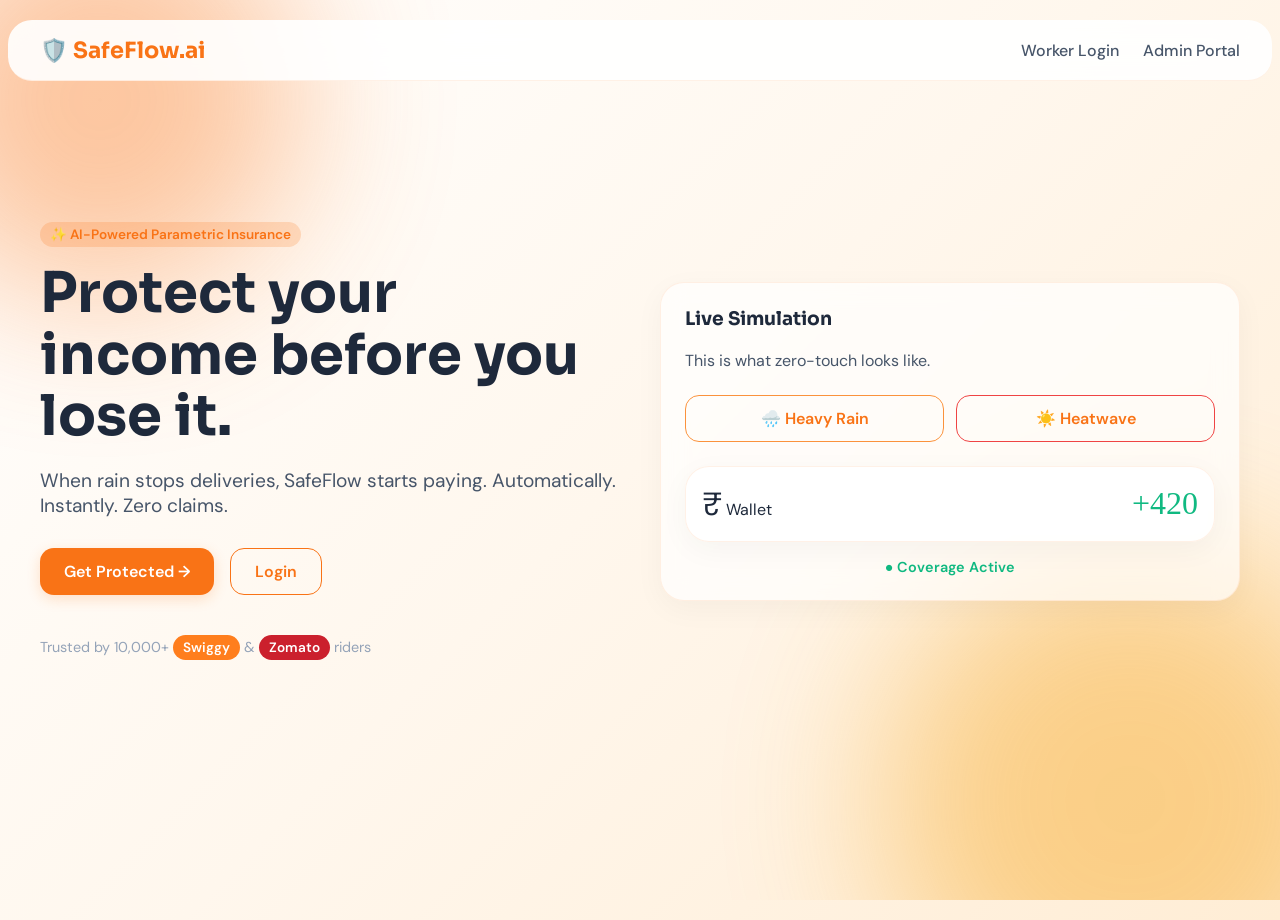
<file: frontend/index.html>
<!DOCTYPE html>
<html lang="en">

<head>
  <!-- 
    GigShield | Advanced Parametric Insurance for Gig Workers
    Designed for the future of the gig economy.
    
    Philosophy: 
    1. Premium Glassmorphism: Using blurs and transparency for a modern, airy feel.
    2. Adaptive Design: Mobile-first responsive layout.
    3. Performance: No-lag transitions and skeleton loading.
  -->
  <meta charset="UTF-8">
  <meta name="viewport" content="width=device-width, initial-scale=1.0, maximum-scale=1.0, user-scalable=no">
  <title>SafeFlow.ai | Secure Your Income</title>

  <!-- Modern Typography: Sora for headings, DM Sans for body text -->
  <link
    href="https://fonts.googleapis.com/css2?family=Sora:wght@400;600;700&family=DM+Sans:wght@400;500;700&display=swap"
    rel="stylesheet">

  <!-- Design System Core: Main utilities and Glassmorphism tokens -->
  <link rel="stylesheet" href="css/main.css">
  <link rel="stylesheet" href="css/glass.css">
  <link rel="stylesheet" href="css/animations.css">
  <link rel="stylesheet" href="css/mobile.css">
  <style>
    .landing-hero {
      display: grid;
      grid-template-columns: 1fr 1fr;
      gap: 40px;
      align-items: center;
      min-height: 80vh;
      padding: 0 40px;
    }

    .hero-title {
      font-size: 3.5rem;
      line-height: 1.1;
      margin-bottom: 20px;
      color: var(--text-primary);
    }

    .hero-subtitle {
      font-size: 1.2rem;
      color: var(--text-secondary);
      margin-bottom: 30px;
    }

    .cta-buttons {
      display: flex;
      gap: 16px;
      margin-bottom: 40px;
    }

    .floating-orbs {
      position: absolute;
      width: 100%;
      height: 100%;
      top: 0;
      left: 0;
      z-index: -1;
      overflow: hidden;
    }

    .orb {
      position: absolute;
      border-radius: 50%;
      filter: blur(80px);
      opacity: 0.4;
    }

    .orb-1 {
      width: 400px;
      height: 400px;
      background: var(--primary);
      top: -100px;
      left: -100px;
      animation: float 10s infinite alternate;
    }

    .orb-2 {
      width: 500px;
      height: 500px;
      background: var(--accent);
      bottom: -150px;
      right: -100px;
      animation: float 15s infinite alternate-reverse;
    }

    @keyframes float {
      0% {
        transform: translate(0, 0) scale(1);
      }

      100% {
        transform: translate(50px, 50px) scale(1.1);
      }
    }
  </style>
</head>

<body style="overflow-x: hidden;">
  <!-- Background Visuals: Floating orbs for depth -->
  <div class="floating-orbs">
    <div class="orb orb-1"></div>
    <div class="orb orb-2"></div>
  </div>

  <!-- Main Navigation: Fixed at top with glassmorphism blur -->
  <nav class="navbar-desktop container"
    style="margin-top:20px; border-radius:24px; display:flex; justify-content:space-between;">
    <a href="index.html"
      style="text-decoration:none; font-family:'Sora',sans-serif; font-weight:700; font-size:1.4rem; color:var(--primary)">🛡️
      SafeFlow.ai</a>
    <div class="navbar-links">
      <a href="login.html">Worker Login</a>
      <a href="admin-login.html">Admin Portal</a>
    </div>
  </nav>

  <!-- Hero Section: Premium Orange & White Gradient Background -->
  <div class="container landing-hero">
    <div class="hero-left card-stagger">
      <div class="badge" style="background:var(--primary-glow); color:var(--primary); margin-bottom:16px;">✨ AI-Powered
        Parametric Insurance</div>
      <h1 class="hero-title">Protect your income before you lose it.</h1>
      <p class="hero-subtitle">When rain stops deliveries, SafeFlow starts paying. Automatically. Instantly. Zero
        claims.</p>

      <div class="cta-buttons">
        <button class="btn-primary" onclick="location.href='register.html'">Get Protected →</button>
        <button class="btn-ghost" onclick="location.href='login.html'">Login</button>
      </div>

      <div style="color:var(--text-muted); font-size:0.9rem">
        Trusted by 10,000+ <span class="badge badge-swiggy">Swiggy</span> &amp; <span
          class="badge badge-zomato">Zomato</span> riders
      </div>
    </div>

    <!-- Core Features: Clean Glass Cards with Micro-animations -->
    <div class="hero-right card-stagger" style="animation-delay: 0.2s">
      <div class="glass-card" style="position:relative">
        <h3 style="margin-bottom:20px">Live Simulation</h3>
        <p style="color:var(--text-secondary); margin-bottom:24px">This is what zero-touch looks like.</p>

        <div style="display:flex; gap:12px; margin-bottom:24px">
          <button class="btn-ghost" style="flex:1; border-color:var(--primary-light)">🌧️ Heavy Rain</button>
          <button class="btn-ghost" style="flex:1; border-color:var(--danger)">☀️ Heatwave</button>
        </div>

        <div class="glass-panel"
          style="padding:16px; display:flex; justify-content:space-between; align-items:center; margin-bottom:16px">
          <div><span style="font-size:2rem">₹</span> Wallet</div>
          <div style="font-size:2rem; font-family:'JetBrains Mono'; color:var(--success)">+420</div>
        </div>

        <div style="text-align:center; color:var(--success); font-weight:600; font-size:0.9rem;"
          class="animate-pulse-green">
          ● Coverage Active
        </div>
      </div>
    </div>
  </div>

  <script src="js/config.js"></script>
  <script src="js/api.js"></script>
  <script src="js/auth.js"></script>
  <script src="js/app.js"></script>

</body>

</html>
</file>
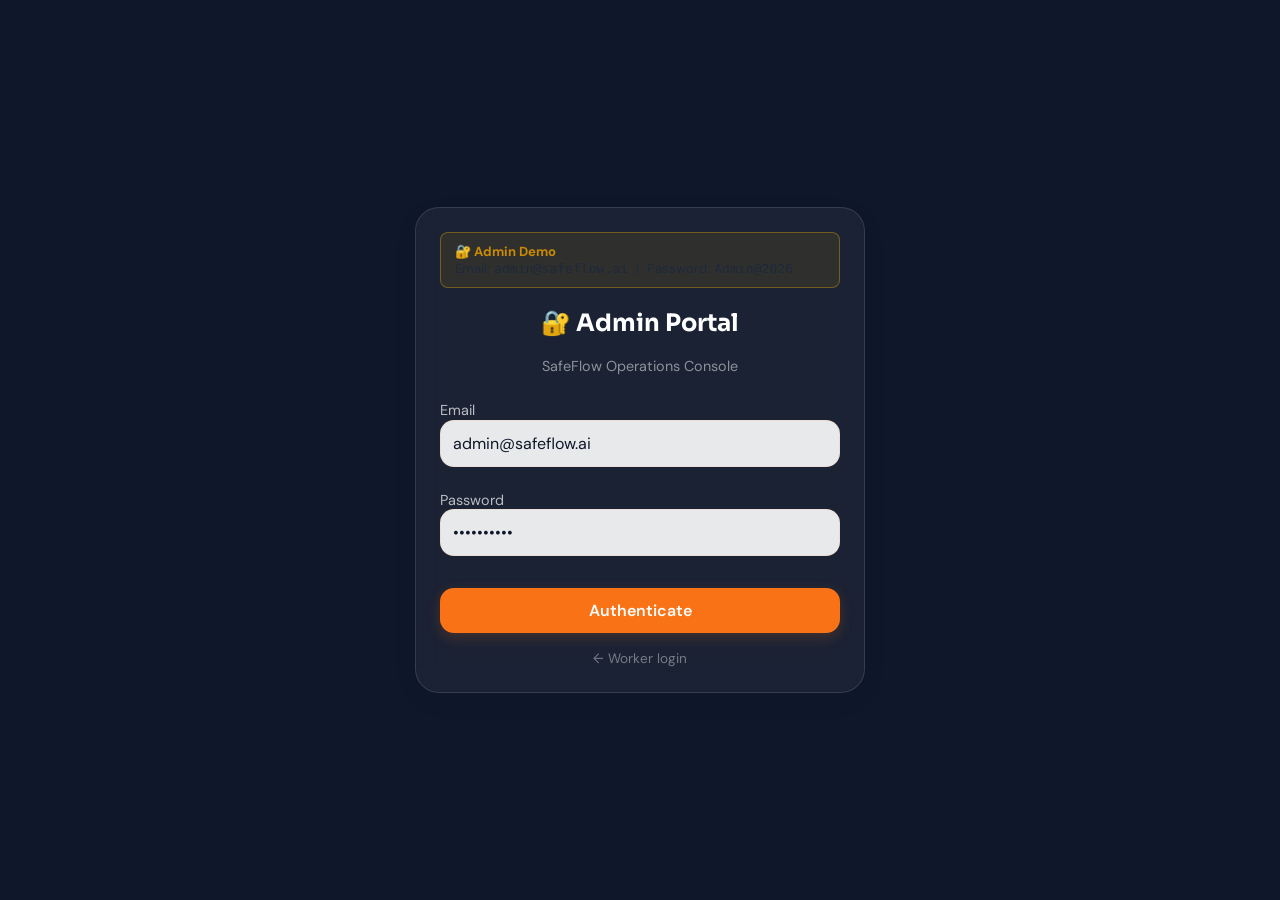
<file: frontend/admin-login.html>
<!DOCTYPE html>
<html lang="en">
<head>
  <meta charset="UTF-8">
  <title>SafeFlow.ai | Admin Login</title>
  <meta name="viewport" content="width=device-width, initial-scale=1.0, maximum-scale=1.0, user-scalable=no">
  <link href="https://fonts.googleapis.com/css2?family=Sora:wght@600&family=DM+Sans:wght@400;500;700&display=swap" rel="stylesheet">
  <link rel="stylesheet" href="css/main.css">
  <link rel="stylesheet" href="css/glass.css">
  <link rel="stylesheet" href="css/animations.css">
</head>
<body style="display:flex;align-items:center;justify-content:center;height:100vh;background:#0F172A">

  <div class="glass-card" style="width:400px;max-width:92vw;background:rgba(255,255,255,0.05);border-color:rgba(255,255,255,0.12)">
    <!-- Judge hint -->
    <div style="background:rgba(234,179,8,0.1);border:1px solid rgba(234,179,8,0.35);border-radius:8px;padding:10px 14px;margin-bottom:20px;font-size:0.82rem;">
      <strong style="color:#ca8a04">🔐 Admin Demo</strong><br>
      Email: <code>admin@safeflow.ai</code> &nbsp;|&nbsp; Password: <code>Admin@2026</code>
    </div>

    <a href="index.html" style="text-decoration:none;display:block;text-align:center;color:#fff;margin-bottom:8px">
      <h2>🔐 Admin Portal</h2>
    </a>
    <p style="text-align:center;color:rgba(255,255,255,0.5);margin-bottom:24px;font-size:0.9rem">SafeFlow Operations Console</p>

    <label style="color:rgba(255,255,255,0.7);font-size:0.9rem">Email</label>
    <input type="email" id="admin-email" value="admin@safeflow.ai" style="background:rgba(255,255,255,0.9);color:#0F172A">

    <label style="color:rgba(255,255,255,0.7);font-size:0.9rem;margin-top:12px;display:block">Password</label>
    <input type="password" id="admin-pass" value="Admin@2026" style="background:rgba(255,255,255,0.9);color:#0F172A">

    <button class="btn-primary" style="width:100%;margin-top:20px" onclick="adminLogin()">Authenticate</button>
    <div style="text-align:center;margin-top:14px">
      <a href="login.html" style="color:rgba(255,255,255,0.4);font-size:0.85rem;text-decoration:none">← Worker login</a>
    </div>
  </div>

  <script src="js/config.js"></script>
  <script src="js/api.js"></script>
  <script src="js/auth.js"></script>
  <script>
    async function adminLogin() {
      const email    = document.getElementById("admin-email").value;
      const password = document.getElementById("admin-pass").value;
      try {
        const res  = await apiFetch("/auth/admin/login", { method: "POST", body: JSON.stringify({ email, password }) });
        if (!res)  return;
        const data = await res.json();
        if (res.ok) {
          saveAuth(data, true, { role: "admin", name: "Admin" });
          showToast("Admin authenticated!", "success");
          setTimeout(() => { window.location.href = "admin.html"; }, 500);
        } else {
          showToast(data.detail || "Login failed", "error");
        }
      } catch (e) {
        showToast("Network error", "error");
      }
    }
  </script>
</body>
</html>
</file>
<file: frontend/css/main.css>
/**
 * GIGSHIELD DESIGN SYSTEM CORE 2026
 * 
 * Philosophy: Modern, Airy, and High-Trust.
 * Color Palette: 
 * - Premium Orange (#F97316): Energy, action, and urgency.
 * - Slate/Blue Gray: Calm, professional data visualization.
 * - Glassmorphism: Transparency represents the 'invisible' parametric layer.
 */

:root {
  /* 🎨 Backgrounds & Surfaces */
  --bg-primary: #FFFFFF;
  --bg-secondary: #F8FAFC;
  --bg-tertiary: #F1F5F9;
  --bg-gradient: linear-gradient(135deg, #FFFFFF 0%, #FFF7ED 50%, #FFEDD5 100%);

  /* ✨ Glassmorphism Tokens: Blurs and low-alpha layers for depth */
  --glass-bg: rgba(255, 255, 255, 0.7);
  --glass-bg-strong: rgba(255, 255, 255, 0.9);
  --glass-border: rgba(249, 115, 22, 0.1);
  --glass-blur: blur(12px);

  /* ⚡ Primary Brand: Premium Orange */
  --primary: #F97316;
  --primary-light: #FB923C;
  --primary-dark: #EA580C;
  --primary-glow: rgba(249, 115, 22, 0.2);

  --accent: #F59E0B;          /* Amber */
  --accent-glow: rgba(245, 158, 11, 0.15);

  --success: #10B981;         
  --success-glow: rgba(16, 185, 129, 0.2);

  --warning: #F59E0B;         
  --danger: #EF4444;          
  --danger-glow: rgba(239, 68, 68, 0.15);

  --text-primary: #1E293B;
  --text-secondary: #475569;
  --text-muted: #94A3B8;

  --shadow-soft: 0 4px 20px rgba(249, 115, 22, 0.05);
  --shadow-card: 0 8px 30px rgba(0, 0, 0, 0.04);
  --shadow-hover: 0 20px 40px rgba(249, 115, 22, 0.12);
  --radius-card: 24px;
  --radius-btn: 14px;
}

body {
  margin: 0;
  font-family: 'DM Sans', sans-serif;
  background: var(--bg-gradient);
  color: var(--text-primary);
  min-height: 100vh;
  -webkit-font-smoothing: antialiased;
}

h1, h2, h3, h4, h5, h6 {
  font-family: 'Sora', sans-serif;
  margin-top: 0;
}

.mono { font-family: 'JetBrains Mono', monospace; }

.container { max-width: 1200px; margin: 0 auto; padding: 20px; }

button {
  cursor: pointer;
  border: none;
  border-radius: var(--radius-btn);
  padding: 12px 24px;
  font-weight: 600;
  transition: all 0.3s ease;
  font-family: 'DM Sans', sans-serif;
  font-size: 1rem;
}

.btn-primary {
  background: var(--primary);
  color: white;
  box-shadow: 0 4px 14px var(--primary-glow);
}
.btn-primary:hover {
  transform: translateY(-2px);
  box-shadow: 0 6px 20px var(--primary-glow);
  background: var(--primary-light);
}

.btn-ghost {
  background: transparent;
  color: var(--primary);
  border: 1px solid var(--primary);
}
.btn-ghost:hover {
  background: var(--primary-glow);
}

input, select {
  width: 100%;
  padding: 12px;
  border-radius: var(--radius-btn);
  border: 1px solid var(--glass-border);
  background: rgba(255,255,255,0.8);
  margin-bottom: 12px;
  font-family: 'DM Sans', sans-serif;
  font-size: 1rem;
  box-sizing: border-box;
  transition: all 0.2s;
}
input:focus, select:focus {
  outline: none;
  box-shadow: 0 0 0 3px var(--primary-glow);
  border-color: var(--primary-light);
}

/* Navbar */
.navbar-desktop {
  display: flex;
  justify-content: space-between;
  align-items: center;
  padding: 16px 32px;
  background: var(--glass-bg-strong);
  backdrop-filter: var(--glass-blur);
  border-bottom: 1px solid var(--glass-border);
  position: sticky;
  top: 0;
  z-index: 100;
}

.navbar-mobile {
  display: none;
}

.navbar-links {
  display: flex; gap: 24px;
}
.navbar-links a {
  text-decoration: none;
  color: var(--text-secondary);
  font-weight: 500;
}
.navbar-links a:hover, .navbar-links a.active {
  color: var(--primary);
}

/* Layout Grids */
.dashboard-grid, .admin-grid {
  display: grid;
  grid-template-columns: repeat(4, 1fr);
  gap: 20px;
  margin-top: 24px;
}

.col-span-2 { grid-column: span 2; }
.col-span-3 { grid-column: span 3; }
.col-span-4 { grid-column: span 4; }

.badge {
  display: inline-block;
  padding: 4px 10px;
  border-radius: 20px;
  font-size: 0.85rem;
  font-weight: 600;
}
.badge-swiggy { background: #FF7E1D; color: white; }
.badge-zomato { background: #CB202D; color: white; }

/* Toast Notifications */
#toast-container {
  position: fixed;
  top: 20px; right: 20px;
  z-index: 9999;
  display: flex; flex-direction: column; gap: 10px;
}
.toast {
  background: white; border-radius: 8px;
  padding: 16px 20px; color: var(--text-primary);
  box-shadow: var(--shadow-hover);
  border-left: 4px solid var(--primary);
  animation: fadeSlideUp 0.3s forwards;
}
.toast-success { border-color: var(--success); }
.toast-error { border-color: var(--danger); box-shadow: 0 4px 12px var(--danger-glow); }


/* Smooth Transitions & Global Polish */
* {
  transition: background-color 0.4s cubic-bezier(0.4, 0, 0.2, 1), 
              border-color 0.4s cubic-bezier(0.4, 0, 0.2, 1), 
              box-shadow 0.4s cubic-bezier(0.4, 0, 0.2, 1), 
              transform 0.4s cubic-bezier(0.4, 0, 0.2, 1),
              opacity 0.4s cubic-bezier(0.4, 0, 0.2, 1);
}

img { max-width: 100%; height: auto; }

/* Prevent transition on initial load if needed, but here we want it for smoothness */
body {
    overflow-x: hidden;
}
</file>
<file: frontend/css/glass.css>
/**
 * GLASSMORPHISM UTILITY SYSTEM
 * 
 * Provides standard 'frosted glass' components used throughout the application.
 * All cards utilize a subtle white border and high blur to maintain depth across gradients.
 */

.glass-card {
  background: var(--glass-bg);
  backdrop-filter: var(--glass-blur);
  -webkit-backdrop-filter: var(--glass-blur); /* Safari */
  border: 1px solid var(--glass-border);
  border-radius: var(--radius-card);
  box-shadow: var(--shadow-card);
  transition: all 0.3s cubic-bezier(0.4, 0, 0.2, 1);
  padding: 24px;
}

/* Hover elevation: Mimics physical glass lighting changes */
.glass-card:hover {
  transform: translateY(-4px) scale(1.01);
  box-shadow: var(--shadow-hover);
  border-color: rgba(249, 115, 22, 0.4);
}

/**
 * GLASS PANELS: Stronger backgrounds for UI components like navbars
 */
.glass-panel {
  background: var(--glass-bg-strong);
  backdrop-filter: var(--glass-blur);
  border: 1px solid var(--glass-border);
  border-radius: var(--radius-card);
  box-shadow: var(--shadow-card);
}

.glass-input {
  background: rgba(255, 255, 255, 0.5);
  border: 1px solid var(--glass-border);
  border-radius: var(--radius-btn);
  backdrop-filter: blur(4px);
}

.glass-modal {
  background: rgba(255, 255, 255, 0.85);
  backdrop-filter: blur(24px);
  border: 1px solid var(--glass-border);
  border-radius: var(--radius-card);
  box-shadow: 0 24px 64px rgba(0,0,0,0.1);
  padding: 32px;
}
</file>
<file: frontend/css/animations.css>
@keyframes fadeSlideUp {
  from { opacity: 0; transform: translateY(24px); }
  to   { opacity: 1; transform: translateY(0); }
}

@keyframes pulseGlow {
  0%, 100% { box-shadow: 0 0 0px var(--danger-glow); }
  50%      { box-shadow: 0 0 24px var(--danger-glow); }
}

@keyframes pulseGlowSuccess {
  0%, 100% { box-shadow: 0 0 0px var(--success-glow); }
  50%      { box-shadow: 0 0 24px var(--success-glow); }
}

@keyframes countUp { from { opacity: 0; } to { opacity: 1; } }

@keyframes shimmer {
  0%   { background-position: -1000px 0; }
  100% { background-position: 1000px 0; }
}

.animate-pulse-red { animation: pulseGlow 1.5s infinite; border-color: var(--danger); }
.animate-pulse-green { animation: pulseGlowSuccess 1.5s infinite; border-color: var(--success); }

.skeleton {
  background: linear-gradient(90deg, #F8FAFC 25%, #FFF7ED 50%, #F8FAFC 75%);
  background-size: 200% 100%;
  animation: shimmer 1.5s infinite linear;
  border-radius: 12px;
  min-height: 1.2em;
  min-width: 40px;
  display: inline-block;
  color: transparent !important;
  user-select: none;
  pointer-events: none;
}

.card-stagger {
  opacity: 0;
  animation: fadeSlideUp 0.5s ease forwards;
}
.card-stagger:nth-child(1) { animation-delay: 0.1s; }
.card-stagger:nth-child(2) { animation-delay: 0.2s; }
.card-stagger:nth-child(3) { animation-delay: 0.3s; }
.card-stagger:nth-child(4) { animation-delay: 0.4s; }
.card-stagger:nth-child(5) { animation-delay: 0.5s; }
.card-stagger:nth-child(6) { animation-delay: 0.6s; }
</file>
<file: frontend/css/mobile.css>
/* Breakpoints: 320px | 375px | 430px | 768px | 1024px */

/* \u2500\u2500 TABLET \u2500\u2500 */
@media (max-width: 1024px) {
    .dashboard-grid, .admin-grid { grid-template-columns: repeat(2, 1fr); }
    #admin-risk-map               { height: 320px; }
}

/* \u2500\u2500 MOBILE \u2500\u2500 */
@media (max-width: 768px) {
    /* Stack all grids to single column */
    .dashboard-grid, .admin-grid,
    .landing-hero, .pricing-grid  { grid-template-columns: 1fr; }
    
    .col-span-2, .col-span-3, .col-span-4 { grid-column: span 1; }

    /* Replace top navbar with bottom tab bar */
    .navbar-desktop { display: none; }
    .navbar-mobile  {
        display: flex; position: fixed;
        bottom: 0; left: 0; right: 0;
        background: var(--glass-bg-strong);
        backdrop-filter: var(--glass-blur);
        border-top: 1px solid var(--glass-border);
        justify-content: space-around;
        padding: 10px 0 20px; z-index: 1000;
    }
    .nav-tab {
        display: flex; flex-direction: column;
        align-items: center; gap: 4px;
        font-size: 10px; color: var(--text-muted);
        padding: 6px 16px; border-radius: 10px;
    }
    .nav-tab.active { color: var(--primary); }
    main            { padding-bottom: 90px; }

    /* Cards */
    .glass-card { padding: 16px; border-radius: 16px; }

    /* Hero */
    .hero-right    { display: none; }
    .hero-title    { font-size: 2rem; }
    .cta-buttons   { flex-direction: column; gap: 12px; }
    .cta-buttons button { width: 100%; }

    /* Charts */
    .income-chart-container { height: 200px; }

    /* Community sidebar hidden */
    .community-sidebar { display: none; }

    /* Admin tables scroll horizontally */
    .data-table-wrapper { overflow-x: auto; -webkit-overflow-scrolling: touch; }
    .data-table         { min-width: 600px; }

    /* Maps */
    #admin-risk-map  { height: 260px; }
    #worker-mini-map { height: 160px; }

    /* Chatbot \u2014 full width */
    .chatbot-panel { position: fixed; bottom: 80px; left: 12px; right: 12px; width: auto; z-index: 1000; }

    /* Modals \u2014 full screen */
    .modal-content { width: 100vw; height: 100vh; border-radius: 0; margin: 0; padding: 20px; }

    /* OTP boxes */
    .otp-box { width: 42px; height: 50px; font-size: 1.2rem; }

    /* Fraud table \u2014 hide less critical columns */
    .fraud-table td:nth-child(3),
    .fraud-table td:nth-child(4) { display: none; }
}

/* \u2500\u2500 SMALL PHONES \u2500\u2500 */
@media (max-width: 375px) {
    .hero-title { font-size: 1.7rem; }
    .glass-card { padding: 14px; }
    .otp-box    { width: 36px; height: 44px; }
    .kpi-grid   { grid-template-columns: repeat(2, 1fr); }
}

/* \u2500\u2500 MINIMUM TOUCH TARGETS \u2500\u2500 */
button, .nav-tab, .like-btn, .comment-action-btn { min-height: 44px; min-width: 44px; }

/* \u2500\u2500 iPhone notch / Dynamic Island safe area \u2500\u2500 */
@supports (padding: max(0px)) {
    .navbar-mobile { padding-bottom: max(20px, env(safe-area-inset-bottom)); }
    main           { padding-top: max(0px, env(safe-area-inset-top)); }
}

/* \u2500\u2500 Smooth touch scroll \u2500\u2500 */
.community-feed, .notifications-feed, .data-table-wrapper {
    -webkit-overflow-scrolling: touch; scroll-behavior: smooth;
}
</file>
